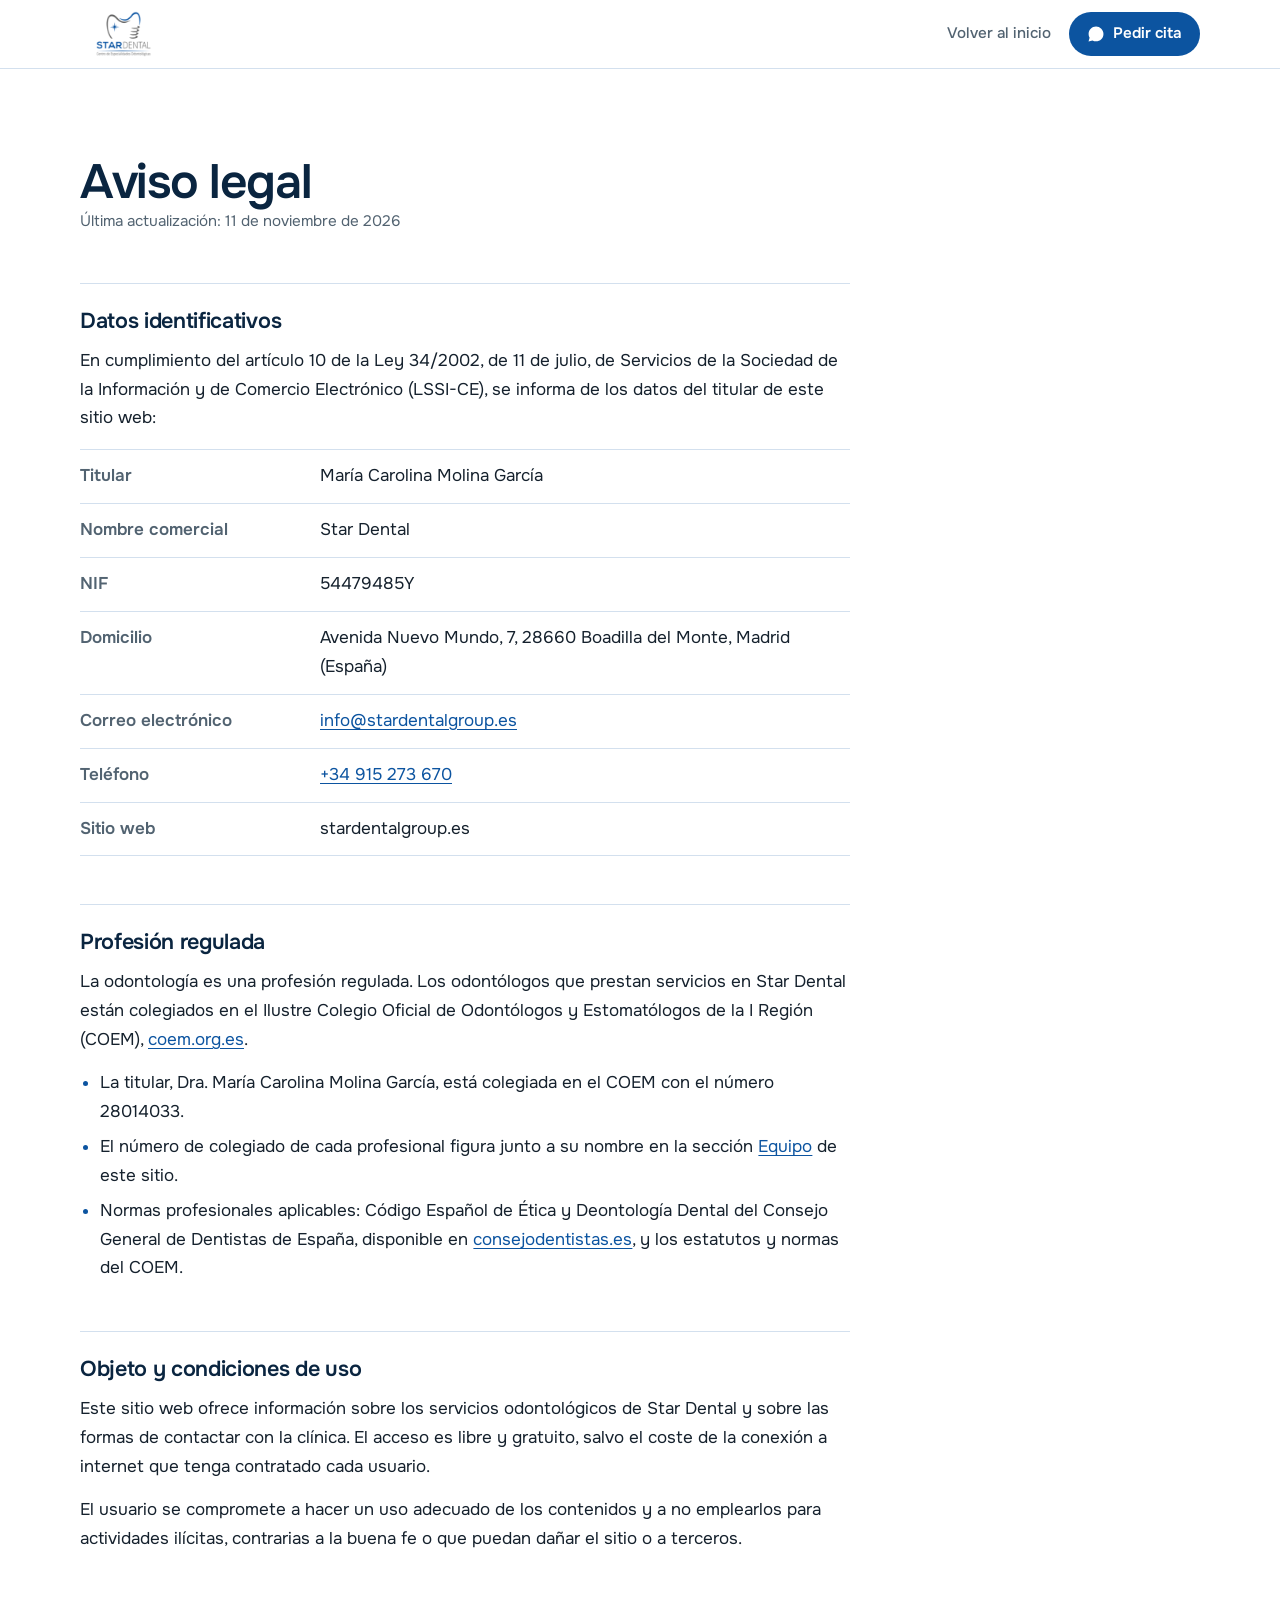
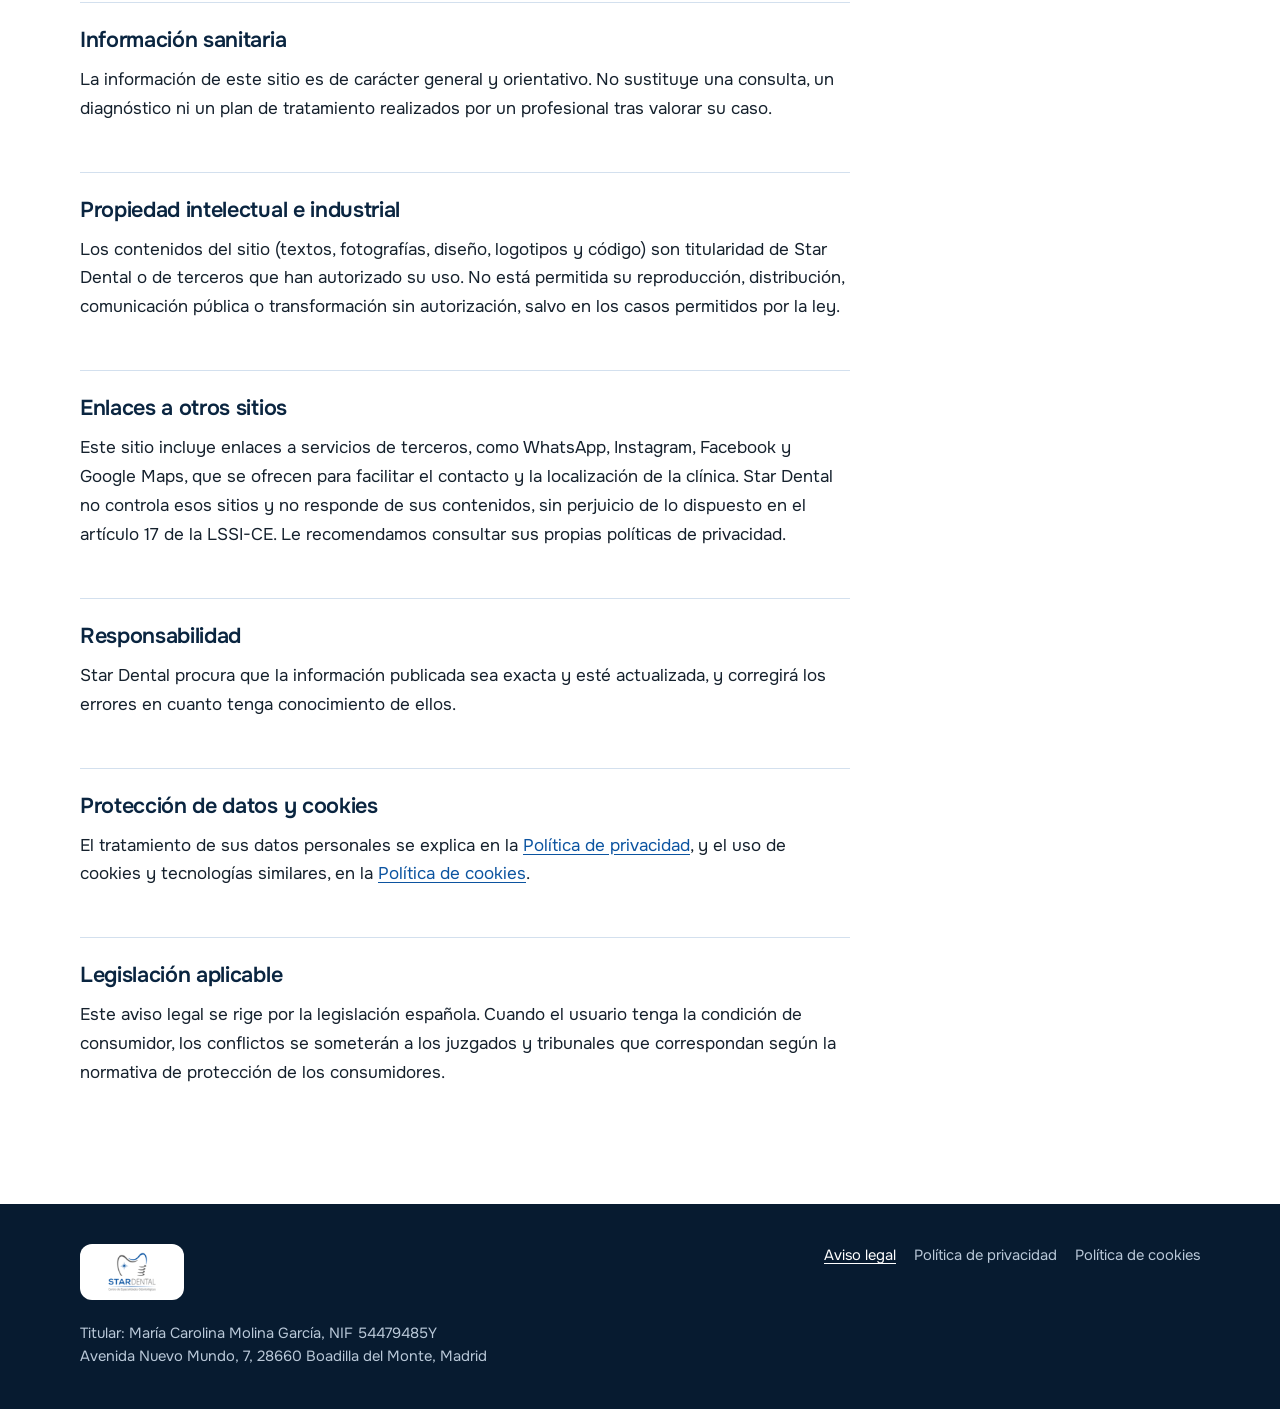
<file: aviso-legal.html>
<!doctype html>
<html lang="es">
<head>
<meta charset="utf-8">
<meta name="viewport" content="width=device-width, initial-scale=1">
<title>Aviso legal | Star Dental</title>
<meta name="description" content="Aviso legal de Star Dental, clínica dental en Boadilla del Monte: datos del titular, profesión regulada y condiciones de uso del sitio web.">
<link rel="icon" href="images/logo-star-dental.png">
<link rel="preconnect" href="https://fonts.googleapis.com">
<link rel="preconnect" href="https://fonts.gstatic.com" crossorigin>
<link href="https://fonts.googleapis.com/css2?family=Onest:wght@400;500;600;700&display=swap" rel="stylesheet">
<link rel="stylesheet" href="legal.css">
</head>
<body>

<header class="site-header">
  <nav class="wrap nav" aria-label="Principal">
    <a class="brand" href="index.html" aria-label="Star Dental, inicio"><img src="images/logo-star-dental.png" alt="Star Dental, Centro de Especialidades Odontológicas" width="88" height="46"></a>
    <div class="nav-actions">
      <a class="back" href="index.html">Volver al inicio</a>
      <a class="btn" href="https://wa.me/34628673477?text=Hola%2C%20me%20gustar%C3%ADa%20pedir%20cita%20en%20Star%20Dental%20Boadilla." target="_blank" rel="noopener"><svg viewBox="0 0 24 24" aria-hidden="true"><path fill="currentColor" d="M19.05 4.91A9.82 9.82 0 0 0 12.04 2C6.58 2 2.13 6.45 2.13 11.91c0 1.75.46 3.45 1.32 4.95L2.05 22l5.25-1.38a9.9 9.9 0 0 0 4.74 1.21c5.46 0 9.91-4.45 9.91-9.91 0-2.65-1.03-5.14-2.9-7.01z"/></svg><span>Pedir cita</span></a>
    </div>
  </nav>
</header>

<main class="legal">
  <div class="wrap">
    <article>
      <h1>Aviso legal</h1>
      <p class="updated">Última actualización: 11 de noviembre de 2026</p>

      <h2 id="titular">Datos identificativos</h2>
      <p>En cumplimiento del artículo 10 de la Ley 34/2002, de 11 de julio, de Servicios de la Sociedad de la Información y de Comercio Electrónico (LSSI-CE), se informa de los datos del titular de este sitio web:</p>
      <ul class="facts-list">
        <li><b>Titular</b><span>María Carolina Molina García</span></li>
        <li><b>Nombre comercial</b><span>Star Dental</span></li>
        <li><b>NIF</b><span>54479485Y</span></li>
        <li><b>Domicilio</b><span>Avenida Nuevo Mundo, 7, 28660 Boadilla del Monte, Madrid (España)</span></li>
        <li><b>Correo electrónico</b><span><a href="mailto:info@stardentalgroup.es">info@stardentalgroup.es</a></span></li>
        <li><b>Teléfono</b><span><a href="tel:+34915273670">+34 915 273 670</a></span></li>
        <li><b>Sitio web</b><span>stardentalgroup.es</span></li>
      </ul>

      <h2 id="profesion">Profesión regulada</h2>
      <p>La odontología es una profesión regulada. Los odontólogos que prestan servicios en Star Dental están colegiados en el Ilustre Colegio Oficial de Odontólogos y Estomatólogos de la I Región (COEM), <a href="https://www.coem.org.es" target="_blank" rel="noopener">coem.org.es</a>.</p>
      <ul>
        <li>La titular, Dra. María Carolina Molina García, está colegiada en el COEM con el número 28014033.</li>
        <li>El número de colegiado de cada profesional figura junto a su nombre en la sección <a href="index.html#equipo">Equipo</a> de este sitio.</li>
        <li>Normas profesionales aplicables: Código Español de Ética y Deontología Dental del Consejo General de Dentistas de España, disponible en <a href="https://consejodentistas.es" target="_blank" rel="noopener">consejodentistas.es</a>, y los estatutos y normas del COEM.</li>
      </ul>

      <h2 id="objeto">Objeto y condiciones de uso</h2>
      <p>Este sitio web ofrece información sobre los servicios odontológicos de Star Dental y sobre las formas de contactar con la clínica. El acceso es libre y gratuito, salvo el coste de la conexión a internet que tenga contratado cada usuario.</p>
      <p>El usuario se compromete a hacer un uso adecuado de los contenidos y a no emplearlos para actividades ilícitas, contrarias a la buena fe o que puedan dañar el sitio o a terceros.</p>

      <h2 id="informacion-sanitaria">Información sanitaria</h2>
      <p>La información de este sitio es de carácter general y orientativo. No sustituye una consulta, un diagnóstico ni un plan de tratamiento realizados por un profesional tras valorar su caso.</p>

      <h2 id="propiedad">Propiedad intelectual e industrial</h2>
      <p>Los contenidos del sitio (textos, fotografías, diseño, logotipos y código) son titularidad de Star Dental o de terceros que han autorizado su uso. No está permitida su reproducción, distribución, comunicación pública o transformación sin autorización, salvo en los casos permitidos por la ley.</p>

      <h2 id="enlaces">Enlaces a otros sitios</h2>
      <p>Este sitio incluye enlaces a servicios de terceros, como WhatsApp, Instagram, Facebook y Google Maps, que se ofrecen para facilitar el contacto y la localización de la clínica. Star Dental no controla esos sitios y no responde de sus contenidos, sin perjuicio de lo dispuesto en el artículo 17 de la LSSI-CE. Le recomendamos consultar sus propias políticas de privacidad.</p>

      <h2 id="responsabilidad">Responsabilidad</h2>
      <p>Star Dental procura que la información publicada sea exacta y esté actualizada, y corregirá los errores en cuanto tenga conocimiento de ellos.</p>

      <h2 id="datos">Protección de datos y cookies</h2>
      <p>El tratamiento de sus datos personales se explica en la <a href="politica-privacidad.html">Política de privacidad</a>, y el uso de cookies y tecnologías similares, en la <a href="politica-cookies.html">Política de cookies</a>.</p>

      <h2 id="legislacion">Legislación aplicable</h2>
      <p>Este aviso legal se rige por la legislación española. Cuando el usuario tenga la condición de consumidor, los conflictos se someterán a los juzgados y tribunales que correspondan según la normativa de protección de los consumidores.</p>
    </article>
  </div>
</main>

<footer class="site-footer">
  <div class="wrap footer-grid">
    <div>
      <span class="footer-logo"><img src="images/logo-star-dental.png" alt="Star Dental" width="76" height="40"></span>
      <p class="owner">Titular: María Carolina Molina García, NIF 54479485Y<br>Avenida Nuevo Mundo, 7, 28660 Boadilla del Monte, Madrid</p>
    </div>
    <nav class="legal-links" aria-label="Legal">
      <a href="aviso-legal.html" aria-current="page">Aviso legal</a>
      <a href="politica-privacidad.html">Política de privacidad</a>
      <a href="politica-cookies.html">Política de cookies</a>
    </nav>
  </div>
</footer>
</body>
</html>
</file>
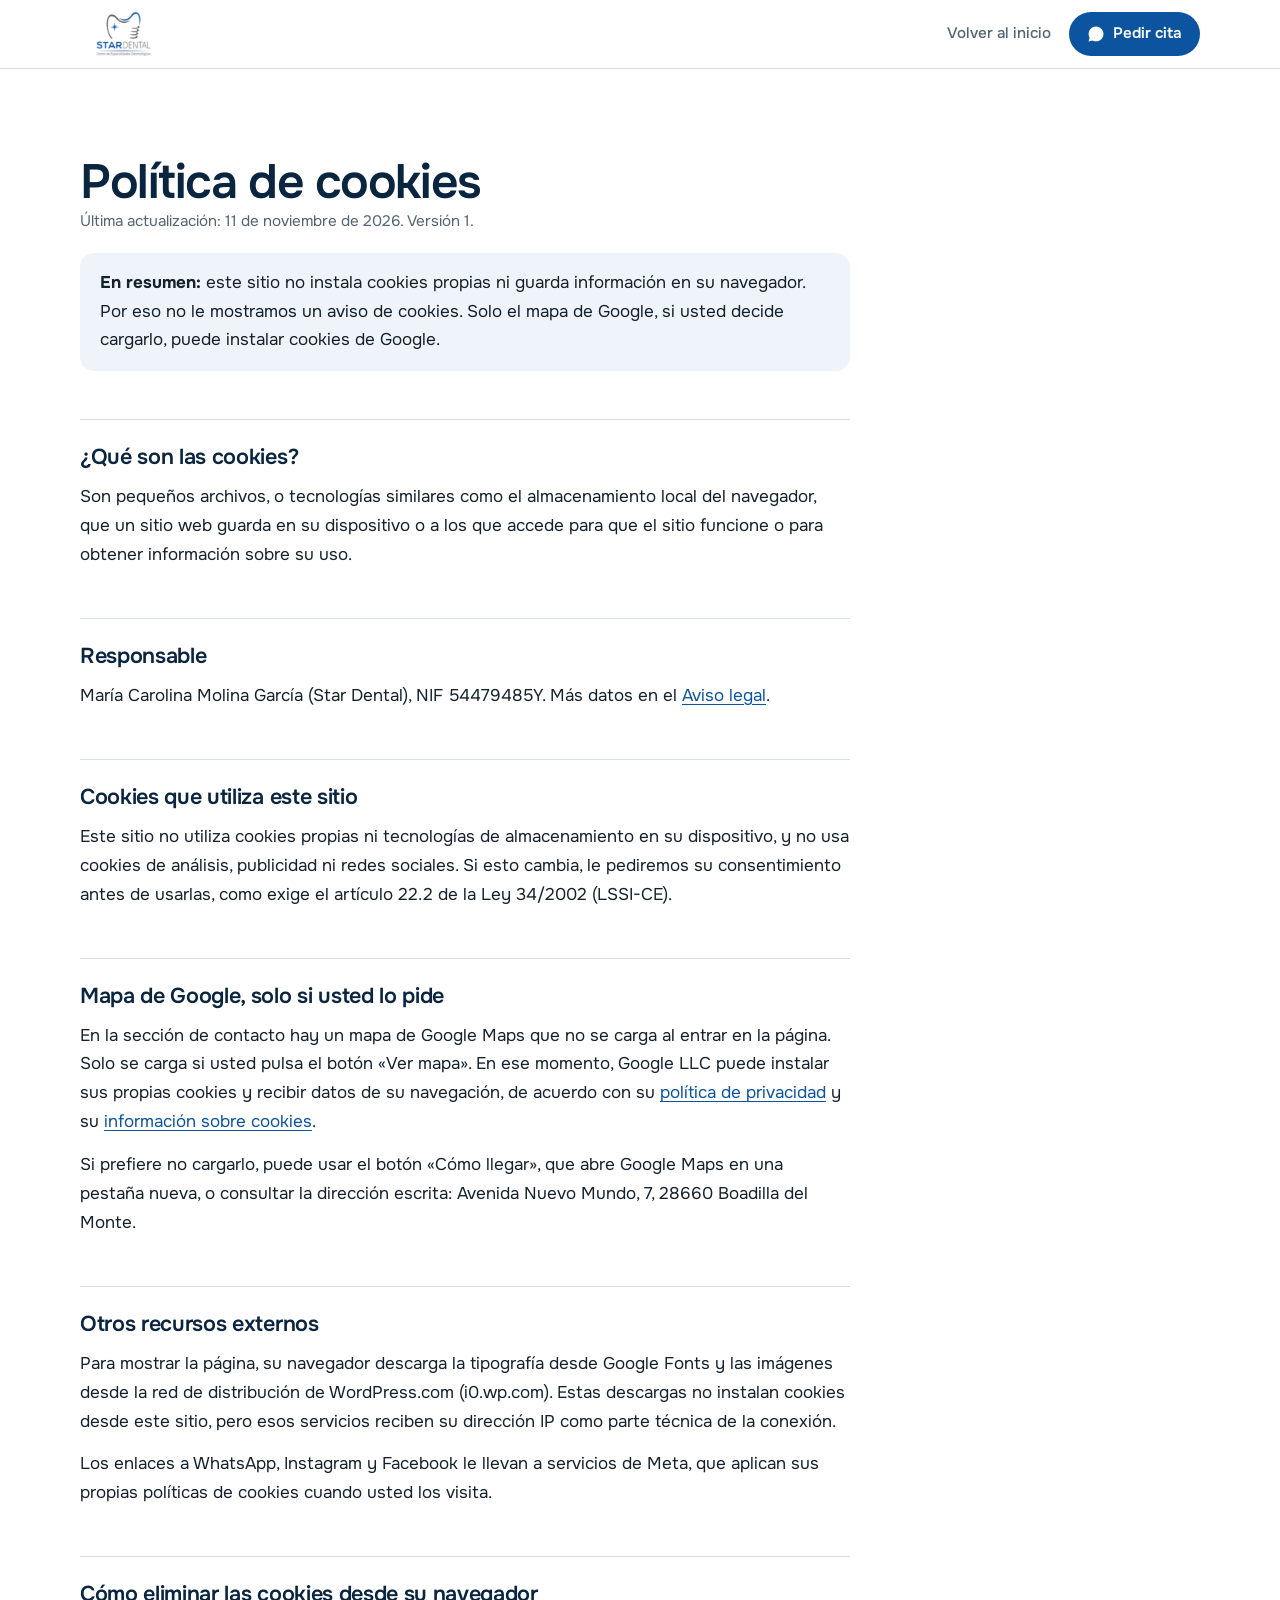
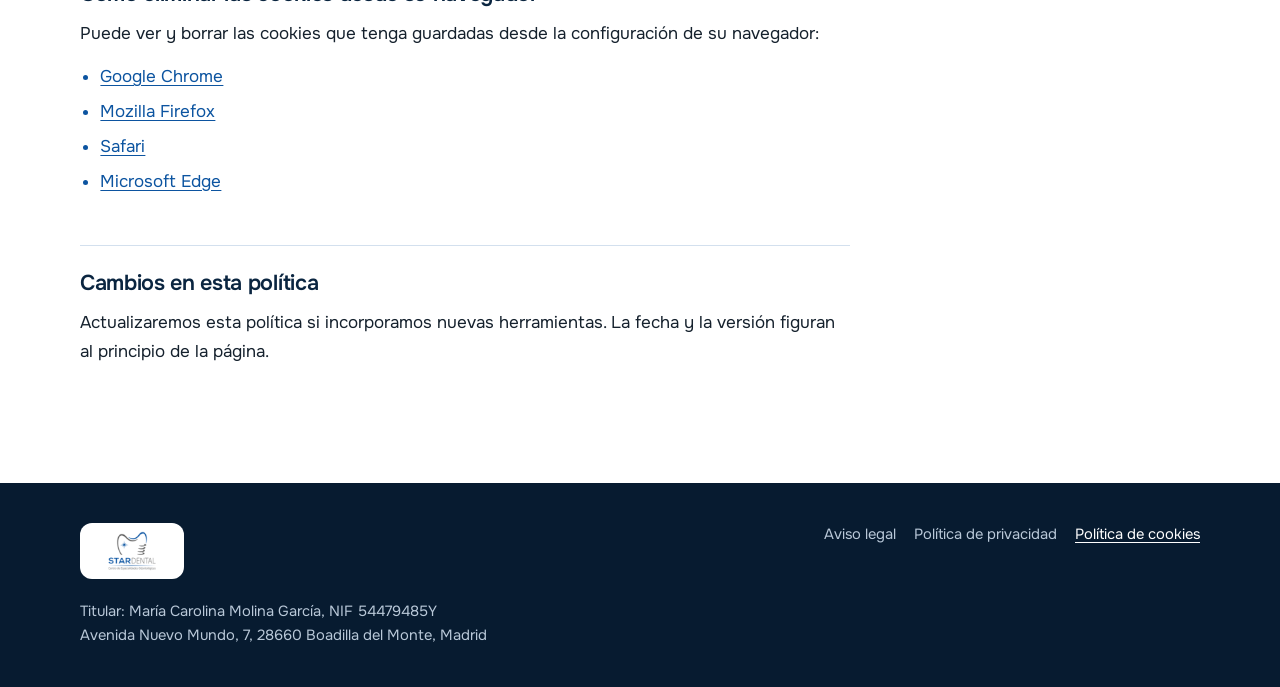
<file: politica-cookies.html>
<!doctype html>
<html lang="es">
<head>
<meta charset="utf-8">
<meta name="viewport" content="width=device-width, initial-scale=1">
<title>Política de cookies | Star Dental</title>
<meta name="description" content="Política de cookies de Star Dental: este sitio no usa cookies propias. Información sobre el mapa de Google que se carga solo a petición.">
<link rel="icon" href="images/logo-star-dental.png">
<link rel="preconnect" href="https://fonts.googleapis.com">
<link rel="preconnect" href="https://fonts.gstatic.com" crossorigin>
<link href="https://fonts.googleapis.com/css2?family=Onest:wght@400;500;600;700&display=swap" rel="stylesheet">
<link rel="stylesheet" href="legal.css">
</head>
<body>

<header class="site-header">
  <nav class="wrap nav" aria-label="Principal">
    <a class="brand" href="index.html" aria-label="Star Dental, inicio"><img src="images/logo-star-dental.png" alt="Star Dental, Centro de Especialidades Odontológicas" width="88" height="46"></a>
    <div class="nav-actions">
      <a class="back" href="index.html">Volver al inicio</a>
      <a class="btn" href="https://wa.me/34628673477?text=Hola%2C%20me%20gustar%C3%ADa%20pedir%20cita%20en%20Star%20Dental%20Boadilla." target="_blank" rel="noopener"><svg viewBox="0 0 24 24" aria-hidden="true"><path fill="currentColor" d="M19.05 4.91A9.82 9.82 0 0 0 12.04 2C6.58 2 2.13 6.45 2.13 11.91c0 1.75.46 3.45 1.32 4.95L2.05 22l5.25-1.38a9.9 9.9 0 0 0 4.74 1.21c5.46 0 9.91-4.45 9.91-9.91 0-2.65-1.03-5.14-2.9-7.01z"/></svg><span>Pedir cita</span></a>
    </div>
  </nav>
</header>

<main class="legal">
  <div class="wrap">
    <article>
      <h1>Política de cookies</h1>
      <p class="updated">Última actualización: 11 de noviembre de 2026. Versión 1.</p>

      <div class="note"><p style="margin:0"><b>En resumen:</b> este sitio no instala cookies propias ni guarda información en su navegador. Por eso no le mostramos un aviso de cookies. Solo el mapa de Google, si usted decide cargarlo, puede instalar cookies de Google.</p></div>

      <h2 id="que-son">¿Qué son las cookies?</h2>
      <p>Son pequeños archivos, o tecnologías similares como el almacenamiento local del navegador, que un sitio web guarda en su dispositivo o a los que accede para que el sitio funcione o para obtener información sobre su uso.</p>

      <h2 id="responsable">Responsable</h2>
      <p>María Carolina Molina García (Star Dental), NIF 54479485Y. Más datos en el <a href="aviso-legal.html">Aviso legal</a>.</p>

      <h2 id="uso">Cookies que utiliza este sitio</h2>
      <p>Este sitio no utiliza cookies propias ni tecnologías de almacenamiento en su dispositivo, y no usa cookies de análisis, publicidad ni redes sociales. Si esto cambia, le pediremos su consentimiento antes de usarlas, como exige el artículo 22.2 de la Ley 34/2002 (LSSI-CE).</p>

      <h2 id="mapa">Mapa de Google, solo si usted lo pide</h2>
      <p>En la sección de contacto hay un mapa de Google Maps que no se carga al entrar en la página. Solo se carga si usted pulsa el botón «Ver mapa». En ese momento, Google LLC puede instalar sus propias cookies y recibir datos de su navegación, de acuerdo con su <a href="https://policies.google.com/privacy?hl=es" target="_blank" rel="noopener">política de privacidad</a> y su <a href="https://policies.google.com/technologies/cookies?hl=es" target="_blank" rel="noopener">información sobre cookies</a>.</p>
      <p>Si prefiere no cargarlo, puede usar el botón «Cómo llegar», que abre Google Maps en una pestaña nueva, o consultar la dirección escrita: Avenida Nuevo Mundo, 7, 28660 Boadilla del Monte.</p>

      <h2 id="recursos">Otros recursos externos</h2>
      <p>Para mostrar la página, su navegador descarga la tipografía desde Google Fonts y las imágenes desde la red de distribución de WordPress.com (i0.wp.com). Estas descargas no instalan cookies desde este sitio, pero esos servicios reciben su dirección IP como parte técnica de la conexión.</p>
      <p>Los enlaces a WhatsApp, Instagram y Facebook le llevan a servicios de Meta, que aplican sus propias políticas de cookies cuando usted los visita.</p>

      <h2 id="navegador">Cómo eliminar las cookies desde su navegador</h2>
      <p>Puede ver y borrar las cookies que tenga guardadas desde la configuración de su navegador:</p>
      <ul>
        <li><a href="https://support.google.com/chrome/answer/95647?hl=es" target="_blank" rel="noopener">Google Chrome</a></li>
        <li><a href="https://support.mozilla.org/es/kb/Borrar%20cookies" target="_blank" rel="noopener">Mozilla Firefox</a></li>
        <li><a href="https://support.apple.com/es-es/guide/safari/sfri11471/mac" target="_blank" rel="noopener">Safari</a></li>
        <li><a href="https://support.microsoft.com/es-es/microsoft-edge/eliminar-las-cookies-en-microsoft-edge-63947406-40ac-c3b8-57b9-2a946a29ae09" target="_blank" rel="noopener">Microsoft Edge</a></li>
      </ul>

      <h2 id="cambios">Cambios en esta política</h2>
      <p>Actualizaremos esta política si incorporamos nuevas herramientas. La fecha y la versión figuran al principio de la página.</p>
    </article>
  </div>
</main>

<footer class="site-footer">
  <div class="wrap footer-grid">
    <div>
      <span class="footer-logo"><img src="images/logo-star-dental.png" alt="Star Dental" width="76" height="40"></span>
      <p class="owner">Titular: María Carolina Molina García, NIF 54479485Y<br>Avenida Nuevo Mundo, 7, 28660 Boadilla del Monte, Madrid</p>
    </div>
    <nav class="legal-links" aria-label="Legal">
      <a href="aviso-legal.html">Aviso legal</a>
      <a href="politica-privacidad.html">Política de privacidad</a>
      <a href="politica-cookies.html" aria-current="page">Política de cookies</a>
    </nav>
  </div>
</footer>
</body>
</html>
</file>
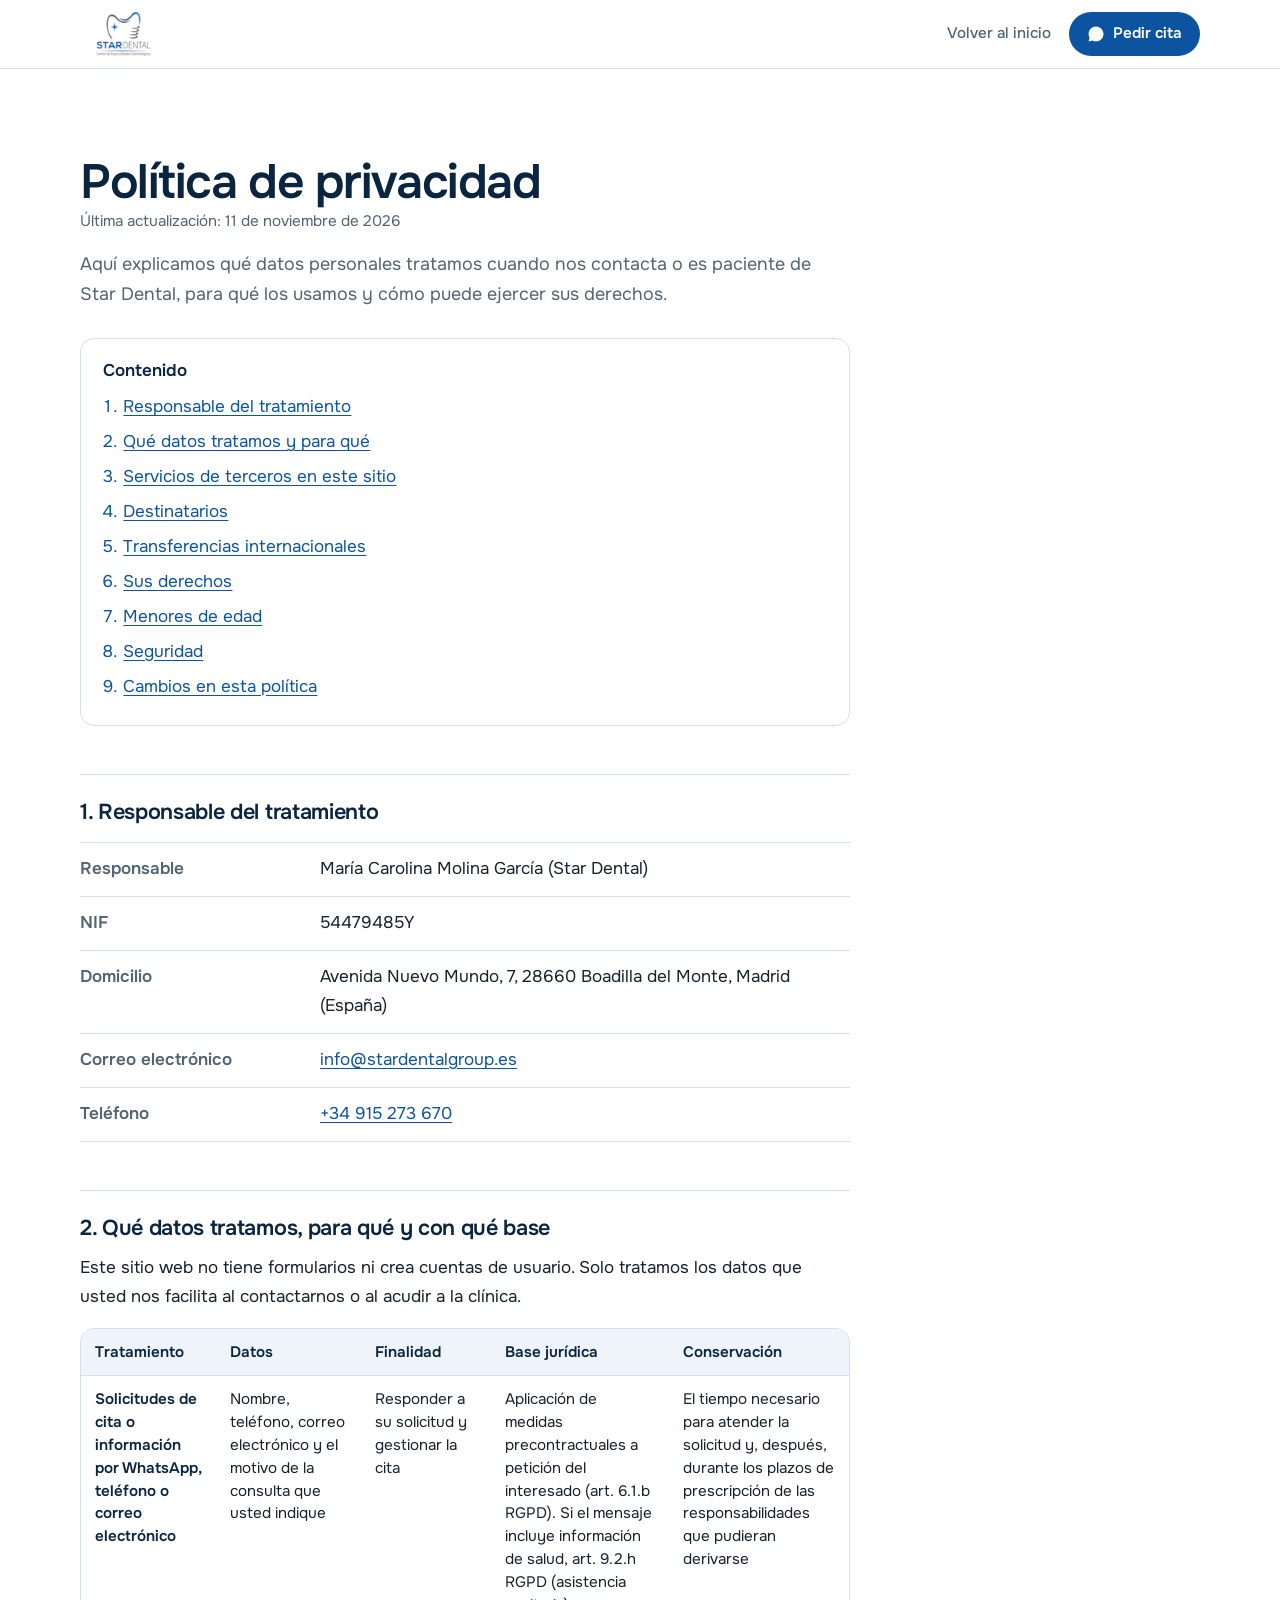
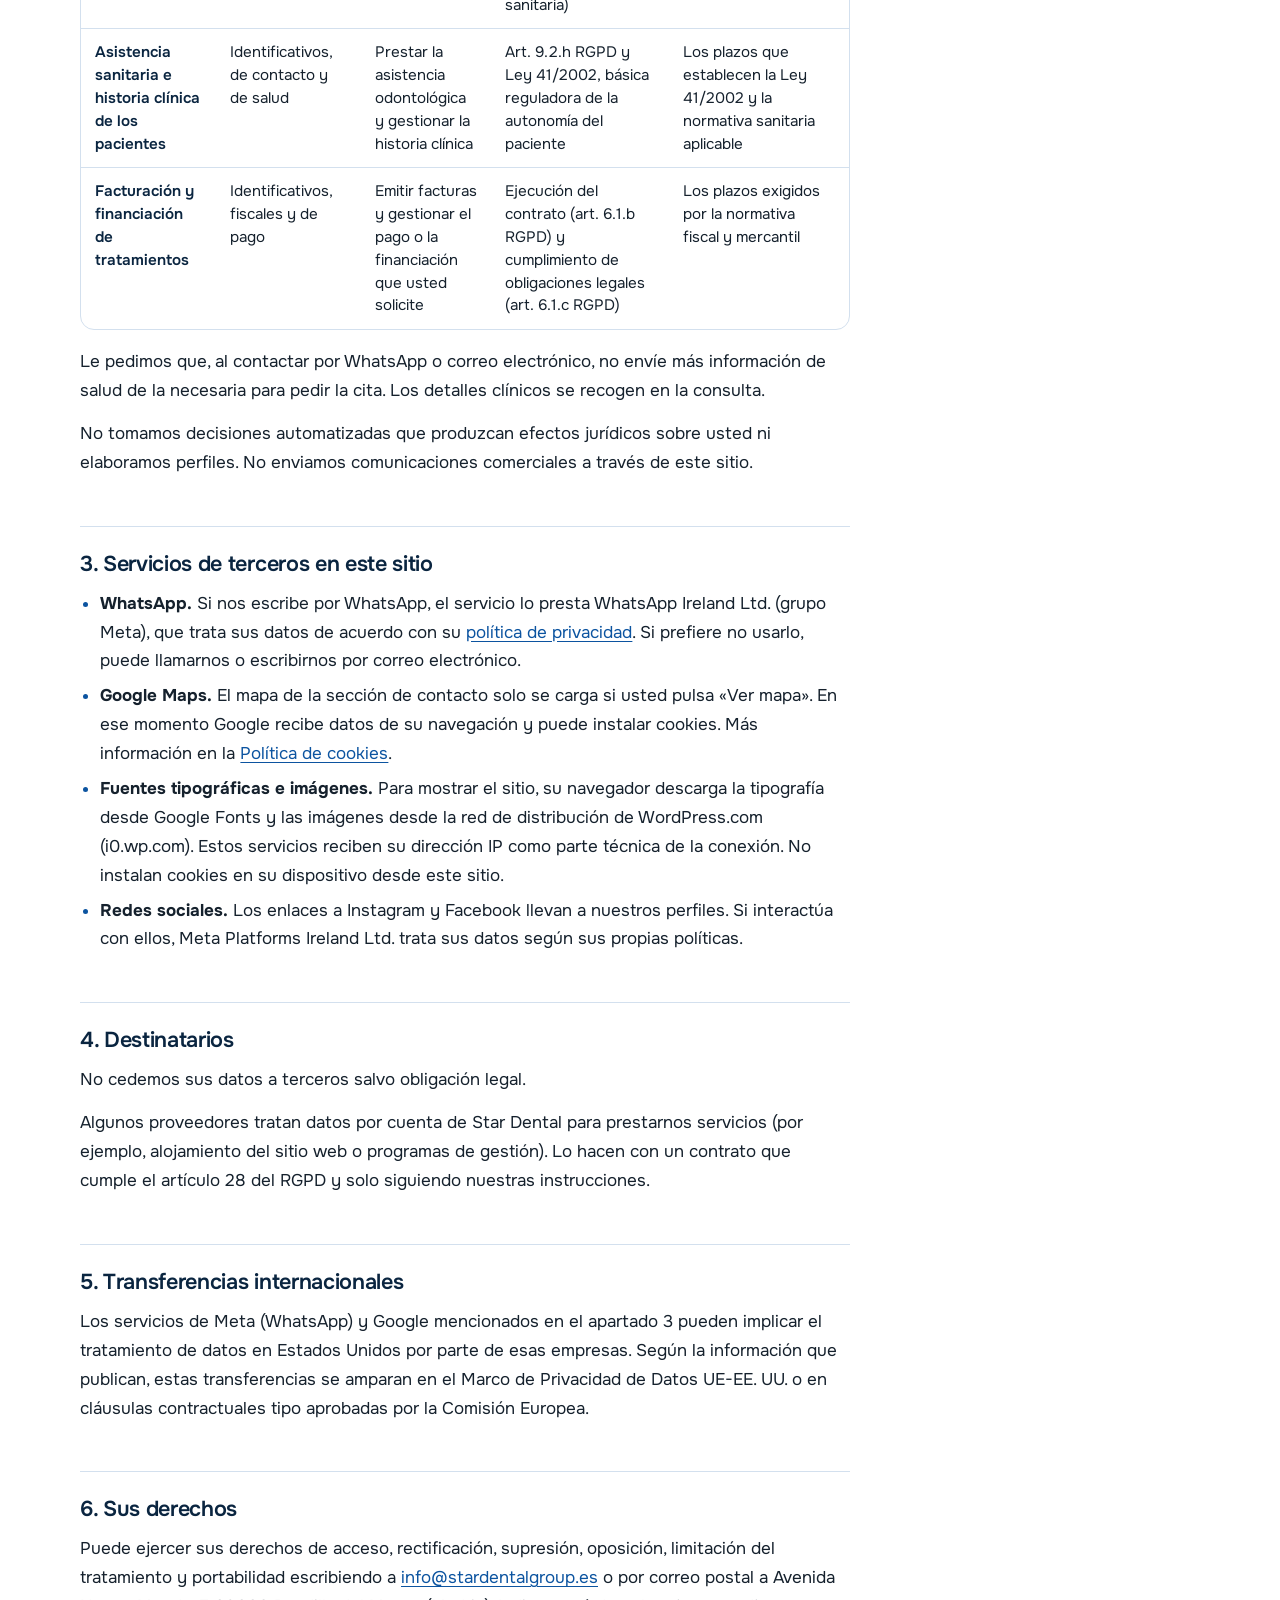
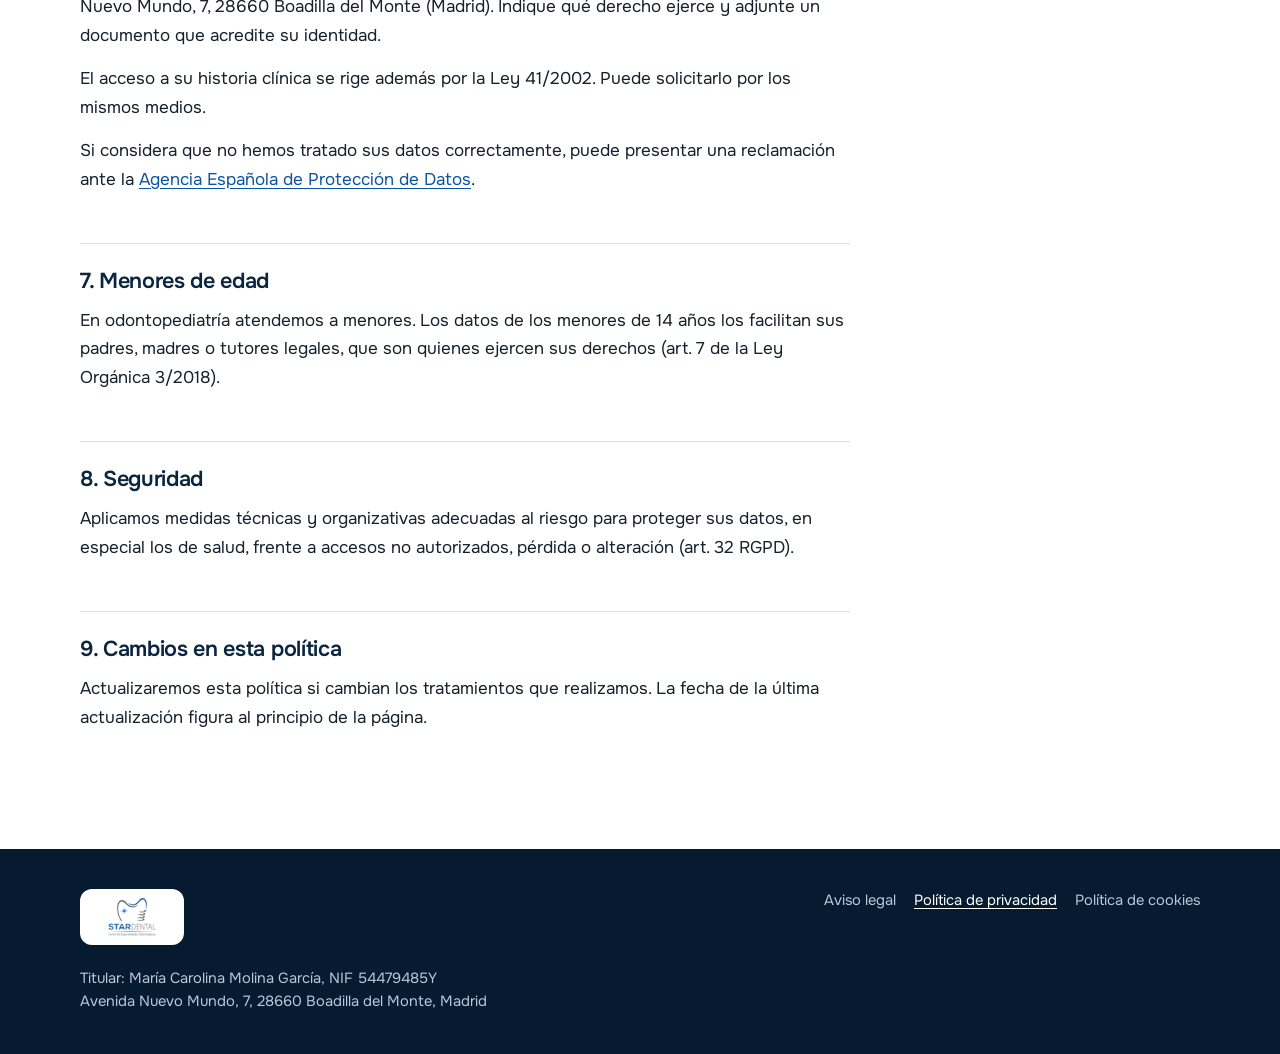
<file: politica-privacidad.html>
<!doctype html>
<html lang="es">
<head>
<meta charset="utf-8">
<meta name="viewport" content="width=device-width, initial-scale=1">
<title>Política de privacidad | Star Dental</title>
<meta name="description" content="Cómo trata Star Dental, clínica dental en Boadilla del Monte, los datos personales de pacientes y de quienes contactan por WhatsApp, teléfono o email.">
<link rel="icon" href="images/logo-star-dental.png">
<link rel="preconnect" href="https://fonts.googleapis.com">
<link rel="preconnect" href="https://fonts.gstatic.com" crossorigin>
<link href="https://fonts.googleapis.com/css2?family=Onest:wght@400;500;600;700&display=swap" rel="stylesheet">
<link rel="stylesheet" href="legal.css">
</head>
<body>

<header class="site-header">
  <nav class="wrap nav" aria-label="Principal">
    <a class="brand" href="index.html" aria-label="Star Dental, inicio"><img src="images/logo-star-dental.png" alt="Star Dental, Centro de Especialidades Odontológicas" width="88" height="46"></a>
    <div class="nav-actions">
      <a class="back" href="index.html">Volver al inicio</a>
      <a class="btn" href="https://wa.me/34628673477?text=Hola%2C%20me%20gustar%C3%ADa%20pedir%20cita%20en%20Star%20Dental%20Boadilla." target="_blank" rel="noopener"><svg viewBox="0 0 24 24" aria-hidden="true"><path fill="currentColor" d="M19.05 4.91A9.82 9.82 0 0 0 12.04 2C6.58 2 2.13 6.45 2.13 11.91c0 1.75.46 3.45 1.32 4.95L2.05 22l5.25-1.38a9.9 9.9 0 0 0 4.74 1.21c5.46 0 9.91-4.45 9.91-9.91 0-2.65-1.03-5.14-2.9-7.01z"/></svg><span>Pedir cita</span></a>
    </div>
  </nav>
</header>

<main class="legal">
  <div class="wrap">
    <article>
      <h1>Política de privacidad</h1>
      <p class="updated">Última actualización: 11 de noviembre de 2026</p>
      <p class="intro">Aquí explicamos qué datos personales tratamos cuando nos contacta o es paciente de Star Dental, para qué los usamos y cómo puede ejercer sus derechos.</p>

      <nav class="toc" aria-label="Contenido">
        <p>Contenido</p>
        <ol>
          <li><a href="#responsable">Responsable del tratamiento</a></li>
          <li><a href="#tratamientos">Qué datos tratamos y para qué</a></li>
          <li><a href="#terceros">Servicios de terceros en este sitio</a></li>
          <li><a href="#destinatarios">Destinatarios</a></li>
          <li><a href="#transferencias">Transferencias internacionales</a></li>
          <li><a href="#derechos">Sus derechos</a></li>
          <li><a href="#menores">Menores de edad</a></li>
          <li><a href="#seguridad">Seguridad</a></li>
          <li><a href="#cambios">Cambios en esta política</a></li>
        </ol>
      </nav>

      <h2 id="responsable">1. Responsable del tratamiento</h2>
      <ul class="facts-list">
        <li><b>Responsable</b><span>María Carolina Molina García (Star Dental)</span></li>
        <li><b>NIF</b><span>54479485Y</span></li>
        <li><b>Domicilio</b><span>Avenida Nuevo Mundo, 7, 28660 Boadilla del Monte, Madrid (España)</span></li>
        <li><b>Correo electrónico</b><span><a href="mailto:info@stardentalgroup.es">info@stardentalgroup.es</a></span></li>
        <li><b>Teléfono</b><span><a href="tel:+34915273670">+34 915 273 670</a></span></li>
      </ul>

      <h2 id="tratamientos">2. Qué datos tratamos, para qué y con qué base</h2>
      <p>Este sitio web no tiene formularios ni crea cuentas de usuario. Solo tratamos los datos que usted nos facilita al contactarnos o al acudir a la clínica.</p>
      <div class="table-wrap">
        <table>
          <caption class="sr-only" style="position:absolute;width:1px;height:1px;overflow:hidden;clip:rect(0 0 0 0)">Tratamientos de datos personales</caption>
          <thead>
            <tr><th scope="col">Tratamiento</th><th scope="col">Datos</th><th scope="col">Finalidad</th><th scope="col">Base jurídica</th><th scope="col">Conservación</th></tr>
          </thead>
          <tbody>
            <tr>
              <th scope="row">Solicitudes de cita o información por WhatsApp, teléfono o correo electrónico</th>
              <td>Nombre, teléfono, correo electrónico y el motivo de la consulta que usted indique</td>
              <td>Responder a su solicitud y gestionar la cita</td>
              <td>Aplicación de medidas precontractuales a petición del interesado (art. 6.1.b RGPD). Si el mensaje incluye información de salud, art. 9.2.h RGPD (asistencia sanitaria)</td>
              <td>El tiempo necesario para atender la solicitud y, después, durante los plazos de prescripción de las responsabilidades que pudieran derivarse</td>
            </tr>
            <tr>
              <th scope="row">Asistencia sanitaria e historia clínica de los pacientes</th>
              <td>Identificativos, de contacto y de salud</td>
              <td>Prestar la asistencia odontológica y gestionar la historia clínica</td>
              <td>Art. 9.2.h RGPD y Ley 41/2002, básica reguladora de la autonomía del paciente</td>
              <td>Los plazos que establecen la Ley 41/2002 y la normativa sanitaria aplicable</td>
            </tr>
            <tr>
              <th scope="row">Facturación y financiación de tratamientos</th>
              <td>Identificativos, fiscales y de pago</td>
              <td>Emitir facturas y gestionar el pago o la financiación que usted solicite</td>
              <td>Ejecución del contrato (art. 6.1.b RGPD) y cumplimiento de obligaciones legales (art. 6.1.c RGPD)</td>
              <td>Los plazos exigidos por la normativa fiscal y mercantil</td>
            </tr>
          </tbody>
        </table>
      </div>
      <p>Le pedimos que, al contactar por WhatsApp o correo electrónico, no envíe más información de salud de la necesaria para pedir la cita. Los detalles clínicos se recogen en la consulta.</p>
      <p>No tomamos decisiones automatizadas que produzcan efectos jurídicos sobre usted ni elaboramos perfiles. No enviamos comunicaciones comerciales a través de este sitio.</p>

      <h2 id="terceros">3. Servicios de terceros en este sitio</h2>
      <ul>
        <li><b>WhatsApp.</b> Si nos escribe por WhatsApp, el servicio lo presta WhatsApp Ireland Ltd. (grupo Meta), que trata sus datos de acuerdo con su <a href="https://www.whatsapp.com/legal/privacy-policy-eea" target="_blank" rel="noopener">política de privacidad</a>. Si prefiere no usarlo, puede llamarnos o escribirnos por correo electrónico.</li>
        <li><b>Google Maps.</b> El mapa de la sección de contacto solo se carga si usted pulsa «Ver mapa». En ese momento Google recibe datos de su navegación y puede instalar cookies. Más información en la <a href="politica-cookies.html">Política de cookies</a>.</li>
        <li><b>Fuentes tipográficas e imágenes.</b> Para mostrar el sitio, su navegador descarga la tipografía desde Google Fonts y las imágenes desde la red de distribución de WordPress.com (i0.wp.com). Estos servicios reciben su dirección IP como parte técnica de la conexión. No instalan cookies en su dispositivo desde este sitio.</li>
        <li><b>Redes sociales.</b> Los enlaces a Instagram y Facebook llevan a nuestros perfiles. Si interactúa con ellos, Meta Platforms Ireland Ltd. trata sus datos según sus propias políticas.</li>
      </ul>

      <h2 id="destinatarios">4. Destinatarios</h2>
      <p>No cedemos sus datos a terceros salvo obligación legal.</p>
      <p>Algunos proveedores tratan datos por cuenta de Star Dental para prestarnos servicios (por ejemplo, alojamiento del sitio web o programas de gestión). Lo hacen con un contrato que cumple el artículo 28 del RGPD y solo siguiendo nuestras instrucciones.</p>

      <h2 id="transferencias">5. Transferencias internacionales</h2>
      <p>Los servicios de Meta (WhatsApp) y Google mencionados en el apartado 3 pueden implicar el tratamiento de datos en Estados Unidos por parte de esas empresas. Según la información que publican, estas transferencias se amparan en el Marco de Privacidad de Datos UE-EE. UU. o en cláusulas contractuales tipo aprobadas por la Comisión Europea.</p>

      <h2 id="derechos">6. Sus derechos</h2>
      <p>Puede ejercer sus derechos de acceso, rectificación, supresión, oposición, limitación del tratamiento y portabilidad escribiendo a <a href="mailto:info@stardentalgroup.es">info@stardentalgroup.es</a> o por correo postal a Avenida Nuevo Mundo, 7, 28660 Boadilla del Monte (Madrid). Indique qué derecho ejerce y adjunte un documento que acredite su identidad.</p>
      <p>El acceso a su historia clínica se rige además por la Ley 41/2002. Puede solicitarlo por los mismos medios.</p>
      <p>Si considera que no hemos tratado sus datos correctamente, puede presentar una reclamación ante la <a href="https://www.aepd.es" target="_blank" rel="noopener">Agencia Española de Protección de Datos</a>.</p>

      <h2 id="menores">7. Menores de edad</h2>
      <p>En odontopediatría atendemos a menores. Los datos de los menores de 14 años los facilitan sus padres, madres o tutores legales, que son quienes ejercen sus derechos (art. 7 de la Ley Orgánica 3/2018).</p>

      <h2 id="seguridad">8. Seguridad</h2>
      <p>Aplicamos medidas técnicas y organizativas adecuadas al riesgo para proteger sus datos, en especial los de salud, frente a accesos no autorizados, pérdida o alteración (art. 32 RGPD).</p>

      <h2 id="cambios">9. Cambios en esta política</h2>
      <p>Actualizaremos esta política si cambian los tratamientos que realizamos. La fecha de la última actualización figura al principio de la página.</p>
    </article>
  </div>
</main>

<footer class="site-footer">
  <div class="wrap footer-grid">
    <div>
      <span class="footer-logo"><img src="images/logo-star-dental.png" alt="Star Dental" width="76" height="40"></span>
      <p class="owner">Titular: María Carolina Molina García, NIF 54479485Y<br>Avenida Nuevo Mundo, 7, 28660 Boadilla del Monte, Madrid</p>
    </div>
    <nav class="legal-links" aria-label="Legal">
      <a href="aviso-legal.html">Aviso legal</a>
      <a href="politica-privacidad.html" aria-current="page">Política de privacidad</a>
      <a href="politica-cookies.html">Política de cookies</a>
    </nav>
  </div>
</footer>
</body>
</html>
</file>
<file: legal.css>
/* Legal pages: same tokens and type as the home page */
:root{
  --blue:#0C54A0;--blue-deep:#083B72;--navy:#0A2540;--mist:#EEF4FA;--line:#D3E0EE;
  --slate:#526371;--ink:#15212D;--paper:#FFFFFF;--wa:#1C9E50;
  --gutter:clamp(16px,4vw,40px);
}
*,*::before,*::after{box-sizing:border-box}
html{-webkit-text-size-adjust:100%}
body{margin:0;background:var(--paper);color:var(--ink);font-family:"Onest",system-ui,sans-serif;font-size:1.0625rem;line-height:1.7;-webkit-font-smoothing:antialiased;overflow-x:clip}
img{max-width:100%;display:block}
a{color:var(--blue);text-underline-offset:3px}
:focus-visible{outline:3px solid var(--blue);outline-offset:3px;border-radius:6px}
.wrap{max-width:1200px;margin:0 auto;padding:0 var(--gutter)}

.site-header{position:sticky;top:0;z-index:50;background:rgba(255,255,255,.95);backdrop-filter:blur(10px);border-bottom:1px solid var(--line)}
.nav{display:flex;align-items:center;justify-content:space-between;gap:16px;height:68px}
.brand img{height:46px;width:auto}
.nav-actions{display:flex;align-items:center;gap:18px}
.back{font-weight:500;color:var(--slate);text-decoration:none;font-size:.95rem}
.back:hover{color:var(--blue)}
.btn{display:inline-flex;align-items:center;gap:8px;min-height:44px;padding:0 18px;border-radius:999px;background:var(--blue);color:#fff;font:600 .95rem/1 "Onest",sans-serif;text-decoration:none;transition:background .2s}
.btn:hover{background:var(--blue-deep)}
.btn svg{width:18px;height:18px}
@media (max-width:520px){.btn span{display:none}.btn{padding:0 14px}}

.legal{padding:clamp(40px,7vw,88px) 0 clamp(56px,8vw,104px)}
.legal article{max-width:70ch}
.legal h1{font-size:clamp(2rem,4.4vw,3rem);line-height:1.08;letter-spacing:-.03em;font-weight:600;color:var(--navy);margin:0}
.updated{margin:14px 0 0;color:var(--slate);font-size:.95rem}
.intro{margin-top:28px;font-size:1.12rem;color:var(--slate)}
.legal h2{font-size:1.35rem;line-height:1.25;letter-spacing:-.015em;font-weight:600;color:var(--navy);margin:48px 0 12px;padding-top:24px;border-top:1px solid var(--line)}
.legal h3{font-size:1.08rem;font-weight:600;color:var(--ink);margin:28px 0 8px}
.legal p{margin:0 0 14px}
.legal ul{margin:0 0 14px;padding-left:1.2em}
.legal li{margin-bottom:6px}
.legal li::marker{color:var(--blue)}
.facts-list{list-style:none;padding:0!important;margin:16px 0 0!important;border-top:1px solid var(--line)}
.facts-list li{display:grid;grid-template-columns:minmax(140px,220px) 1fr;gap:4px 20px;padding:12px 0;border-bottom:1px solid var(--line);margin:0}
.facts-list b{font-weight:600;color:var(--slate)}
@media (max-width:560px){.facts-list li{grid-template-columns:1fr}}
.table-wrap{overflow-x:auto;margin:16px 0 18px;border:1px solid var(--line);border-radius:14px}
table{width:100%;border-collapse:collapse;font-size:.95rem;line-height:1.5;min-width:620px}
th,td{text-align:left;vertical-align:top;padding:12px 14px;border-bottom:1px solid var(--line)}
thead th{background:var(--mist);color:var(--navy);font-weight:600}
tbody tr:last-child th,tbody tr:last-child td{border-bottom:0}
tbody th{font-weight:600;color:var(--navy)}
.note{background:var(--mist);border-radius:14px;padding:16px 20px;margin:18px 0}
.toc{margin-top:28px;padding:18px 22px;border:1px solid var(--line);border-radius:14px}
.toc p{margin:0 0 8px;font-weight:600;color:var(--navy)}
.toc ol{margin:0;padding-left:1.2em}

.site-footer{background:#071B30;color:#8FA5BC;padding:40px 0;font-size:.92rem;line-height:1.6}
.footer-grid{display:flex;flex-wrap:wrap;justify-content:space-between;gap:24px;align-items:flex-start}
.footer-logo{background:#fff;border-radius:12px;padding:8px 14px;display:inline-block}
.footer-logo img{height:40px;width:auto}
.owner{margin:14px 0 0;color:#B9C8D8}
.legal-links{display:flex;flex-wrap:wrap;gap:18px}
.legal-links a{color:#B9C8D8;text-decoration:none}
.legal-links a:hover,.legal-links a[aria-current="page"]{color:#fff;text-decoration:underline}
</file>
